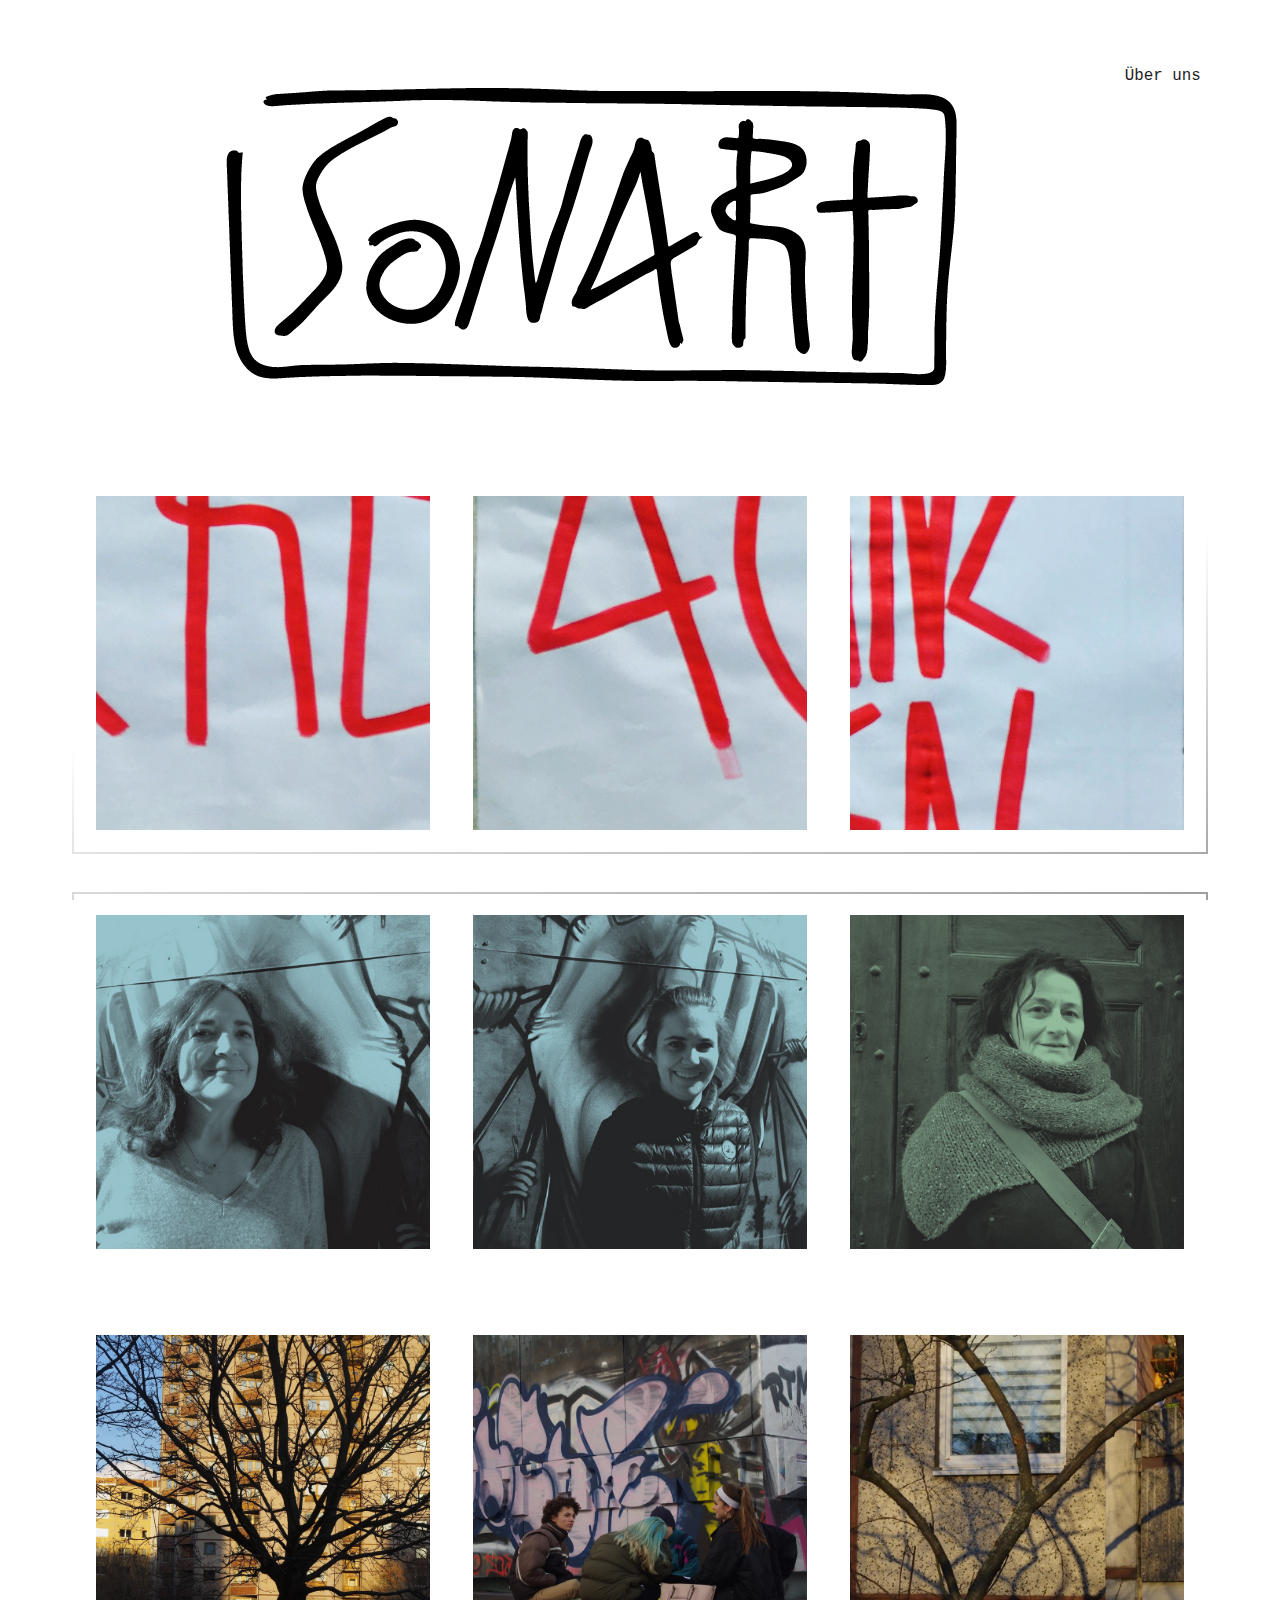
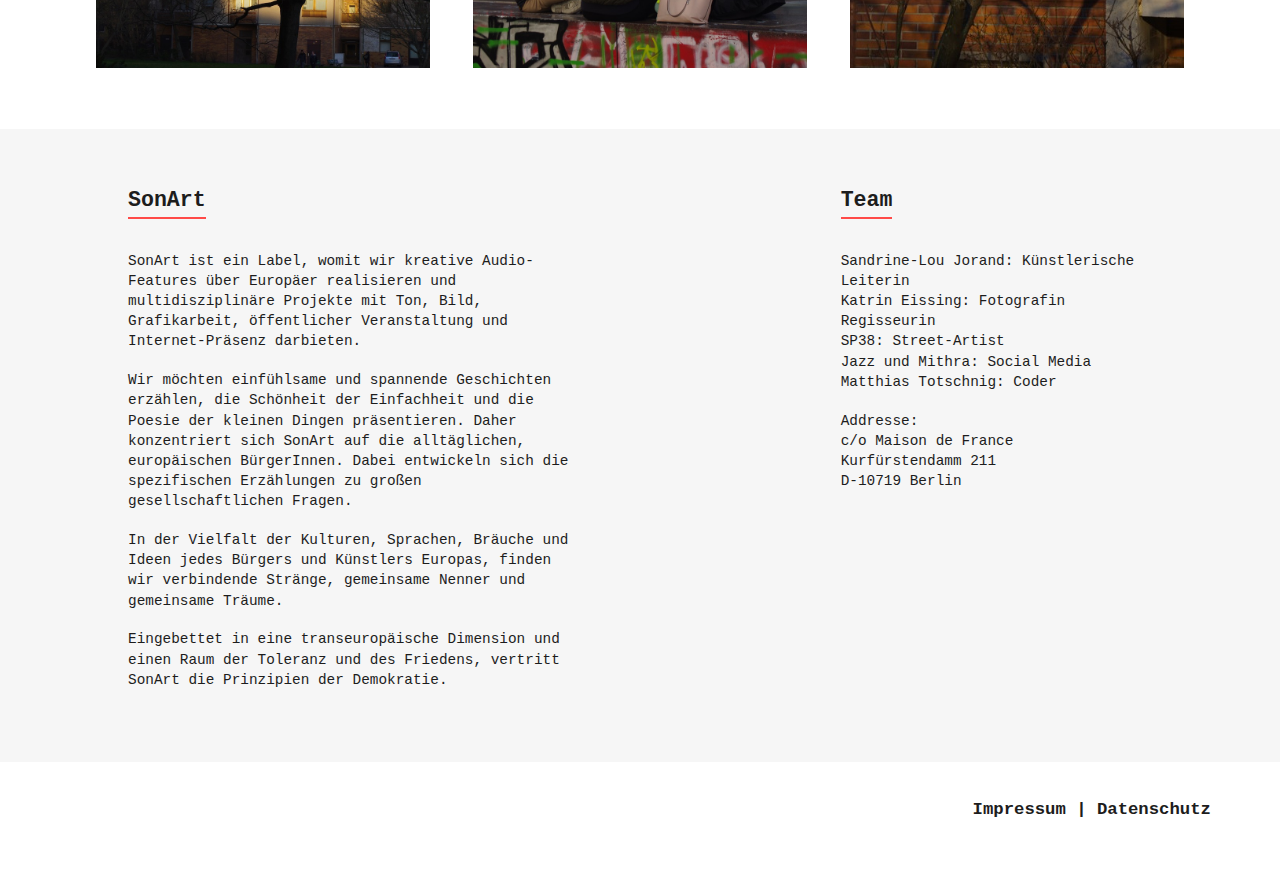
<file: de/index.html>
<!doctype html>
<html lang="de">
<head>
    <meta charset="UTF-8">
    <link rel="stylesheet" type="text/css" href="/style.css">
    <link rel="icon" type="image/x-icon" href="/img/sonart.min.png">
    <meta name="viewport" content="width=device-width, initial-scale=1, viewport-fit=cover">
    <title>SonArt</title>
</head>
<body>
<header>
    <nav class="lang">
        <!--    <a href="/de/" class="current">DE</a>-->
        <!--    <a href="/en/">EN</a>-->
    </nav>
    <img src="/img/sonart-long.png" width="819" alt="Sonart Logo">
    <nav class="sections">
        <a href="#about">Über uns</a>
    </nav>
</header>

<article>
    <a href="Die_Hanz_und_die_Franzacken.html" overlay="Die Hanz und die Franzacken" class="overlay-title">
        <img src="/img/fg/fgsonart01.jpeg" alt="Die Hanz und die Franzacken R">
        <img src="/img/fg/fgsonart02.jpeg" alt="Die Hanz und die Franzacken AC">
        <img src="/img/fg/fgsonart03.jpeg" alt="Die Hanz und die Franzacken ANZ">
    </a>
</article>

<article>
    <a href="die_passage.html" overlay="Die Passage" class="overlay-title">
        <img src="/img/photo/die_passage/protagonistinnen/isabelle_hart.jpg" alt="Isabelle Hart">
        <img src="/img/photo/die_passage/protagonistinnen/pauline_rey.jpg" alt="Pauline Rey">
        <img src="/img/photo/die_passage/protagonistinnen/elena_pozzallo.jpg" alt="Elena Pozzallo">
    </a>
</article>

<article>
    <a href="thaelmannpark.html" overlay="Ernst-Thälmann Park" class="overlay-title">
        <img src="/img/photo/park/Hochhaus_im_Abendlicht.jpeg" alt="Hochhaus im Abendlicht">
        <img src="/img/photo/park/Jugendliche_am_Denkmal.jpeg" alt="Jugendliche am Denkmal">
        <img src="/img/photo/park/Baum_am_Fenster.jpeg" alt="Baum am Fenster">
    </a>
</article>

<footer id="about">
    <div>
        <h2>SonArt</h2>
        <p>
            SonArt ist ein Label, womit wir kreative Audio-Features über Europäer
            realisieren und multidisziplinäre Projekte mit Ton, Bild, Grafikarbeit,
            öffentlicher Veranstaltung und Internet-Präsenz darbieten.
        </p>
        <p>
            Wir möchten einfühlsame und spannende Geschichten erzählen, die
            Schönheit der Einfachheit und die Poesie der kleinen Dingen
            präsentieren. Daher konzentriert sich SonArt auf die alltäglichen,
            europäischen BürgerInnen. Dabei entwickeln sich die spezifischen
            Erzählungen zu großen gesellschaftlichen Fragen.
        </p>
        <p>
            In der Vielfalt der Kulturen, Sprachen, Bräuche und Ideen jedes
            Bürgers und Künstlers Europas, finden wir verbindende Stränge,
            gemeinsame Nenner und gemeinsame Träume.
        </p>
        <p>
            Eingebettet in eine transeuropäische Dimension und einen Raum der
            Toleranz und des Friedens, vertritt SonArt die Prinzipien der
            Demokratie.
        </p>
    </div>

    <div>
        <h2>Team</h2>
        <p>
            Sandrine-Lou Jorand: Künstlerische Leiterin<br>
            Katrin Eissing: Fotografin Regisseurin<br>
            SP38: Street-Artist<br>
            Jazz und Mithra: Social Media<br>
            Matthias Totschnig: Coder
        </p>

        <p>Addresse:<br>
            c/o Maison de France<br>
            Kurfürstendamm 211<br>
            D-10719 Berlin<br>
           </p>
    </div>
</footer>

<div class="imprint"><a href="impressum.html">Impressum | Datenschutz</a></div>

</body>
</html>
</file>
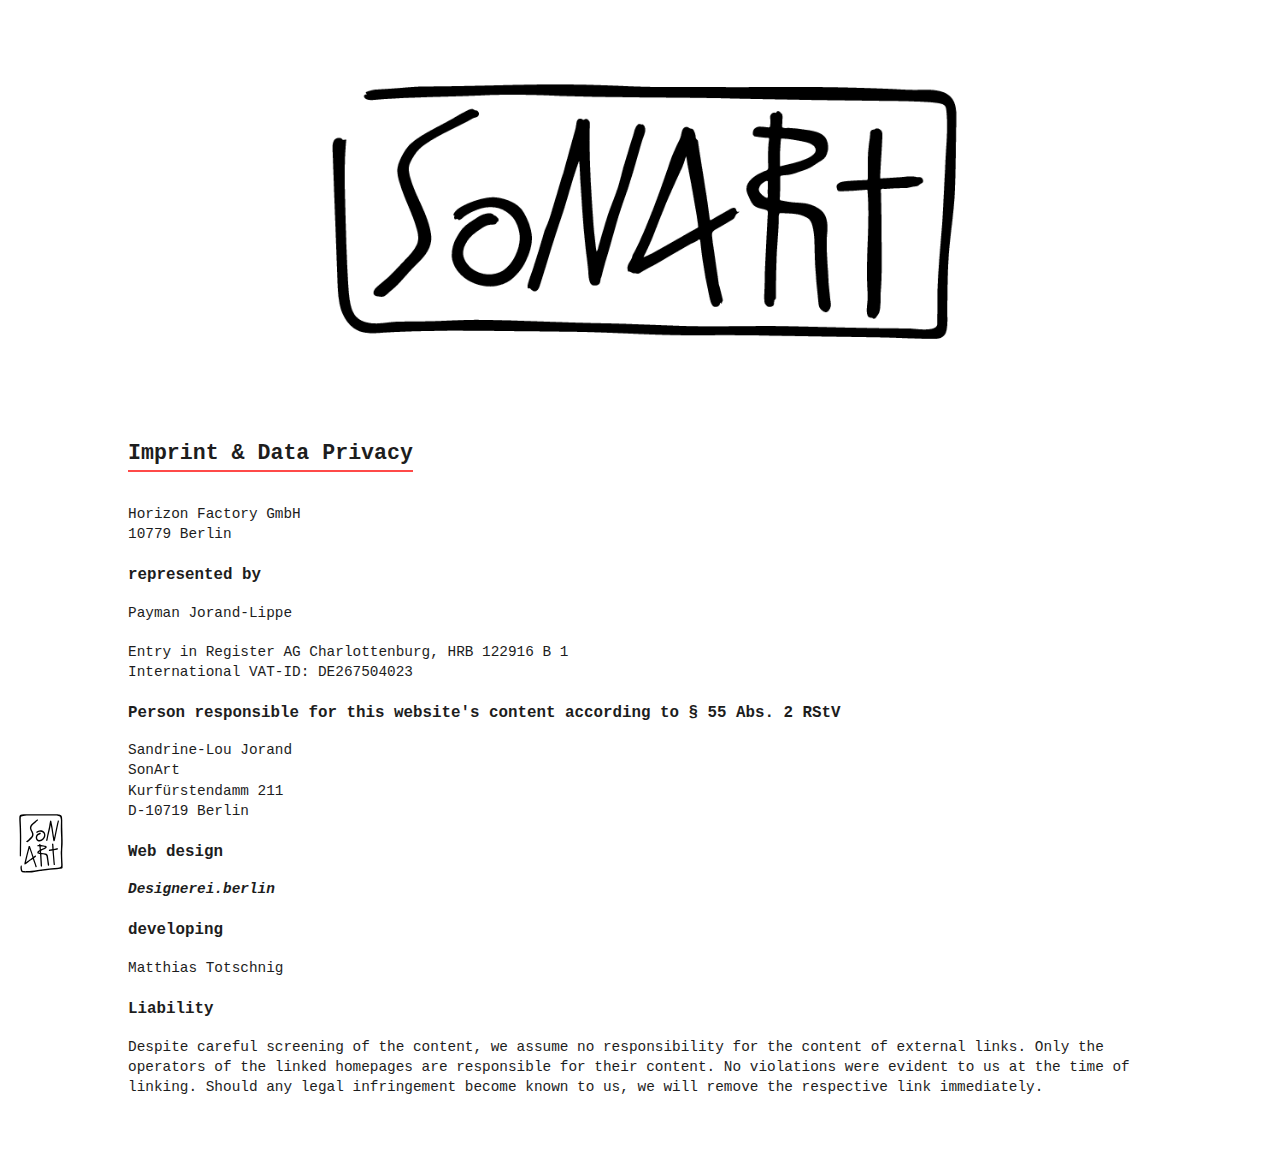
<file: de/impressum.html>
<!doctype html>
<html lang="de">
<head>
    <meta charset="UTF-8">
    <link rel="stylesheet" type="text/css" href="/style.css">
    <link rel="icon" type="image/x-icon" href="/img/sonart.min.png">
    <meta name="viewport" content="width=device-width, initial-scale=1, viewport-fit=cover">
    <title>SonArt - Imprint</title>
</head>
<body>
<header>
    <nav class="lang">
        <!--    <a href="/de/" class="current">DE</a>-->
        <!--    <a href="/en/">EN</a>-->
    </nav>
    <img src="/img/sonart-long.png" width="700" alt="Sonart Logo">
    <nav class="sections">
    </nav>
</header>

<aside class="fixed sonart">
    <a href="/de/">
        <img src="/img/sonart.svg" alt="sonart-Logo">
    </a>
</aside>

<main>
    <section class="legal" id="legal">
        <h2>Imprint & Data Privacy</h2>
        <p>
            Horizon Factory GmbH<br>
            10779 Berlin<br>
        </p>

        <h3>represented by</h3>
        <p>Payman Jorand-Lippe</p>

        <p>Entry in Register AG Charlottenburg, HRB 122916 B 1<br>
            International VAT-ID: DE267504023</p>

        <h3>Person responsible for this website's content according to § 55 Abs. 2 RStV</h3>
        <p>Sandrine-Lou Jorand<br>
            SonArt<br>
            Kurfürstendamm 211<br>
            D-10719 Berlin
        </p>

        <h3>Web design</h3>
        <p><a href="https://designerei.berlin" target="_blank">Designerei.berlin</a></p>

        <h3>developing</h3>
        <p>Matthias Totschnig</p>

        <h3>Liability</h3>
        <p>Despite careful screening of the content, we assume no responsibility for the content of external
            links.
            Only the operators of the linked homepages are responsible for their content.
            No violations were evident to us at the time of linking. Should any legal infringement become known
            to us, we will remove the respective link immediately.</p>
    </section>
</main>

</body>
</html>
</file>
<file: style.css>
:root {
  --text: #1D1D1D;
  --theme: #FF4A48;
  font-family: monospace;
  line-height: 1.4;
  color: var(--text);
  font-size: calc(8px + .5vw);
  scroll-behavior: smooth;
}

body { margin: 0; }

/* header ***************************************/

header {
  box-sizing: border-box;
  width: 100%;
  min-height: 70px;
  padding: 1em 4em;
  margin-top: 3em;
  background: white;
  display: flex;
  align-items: flex-start;
  justify-content: space-between;
  font-size: 1.1rem;
  z-index: 20;
}

header > nav {
  display: flex;
}

header > nav > * {
  padding: 2px 1em;
}

nav.lang > :not(:first-child) {
  border-left: 1px solid var(--text);
}

@media not all and (max-width: 750px) {
  header.sticky { position: sticky; top: 0 }
  header.sticky > nav { position: sticky; top: 2.7em }
}

/* typography ***********************************/

a {
  text-decoration: none;
  color: inherit;
}

a:hover {
  color: var(--theme);
}

main a {
  font-weight: bold;
  font-style: italic;
}

p {
  margin-bottom: 1.3em;
}

h1 { font-size: 1.9em; }
h2 { font-size: 1.5em; }
h3 { font-size: 1.1em; }
h1, h2, h3 { margin: 0; line-height: 1.6; }

h2 {
  display: inline-block;
  border-bottom: 2px solid var(--theme);
  margin-bottom: 1.5ex;
}

/* trick to adjust anchor positions */
@media not all and (max-width: 750px) {
  h2 {
    padding-top: 6ex;
    margin-top: -6ex;
  }
}

.theme h2 {
  border-bottom: 2px solid var(--text);
}

.theme {
  background-color: var(--theme);
  color: white;
}

/* navigation ***********************************/

.fixed {
  position: fixed;
  width: 3.2rem;
  left: 1.25rem;
}

.menu { top: 1.25rem; z-index: 120; }
.sonart { bottom: 20px; z-index: 120; }
.sonart.active { filter: invert(1); }

.fixed img, .fixed svg { width: 100%; }

.menu path {
  fill: none;
  stroke: #000000;
  stroke-width: 0.8;
  stroke-linecap: round;
  stroke-linejoin: round;
}

.sidebar {
  position: fixed;
  left: 0; top: 0; bottom: 0;
  width: 12em;
  padding: 2em;
  color: white;
  background-color: black;
  font-size: 1.4em;
  transform: translateX(-105%);
  transition: transform 0.15s ease-out;
  box-shadow: 10px 0 35px rgba(0,0,0,0.2);
  z-index: 110;
}

.sidebar.active { transform: initial; }

.sidebar-overlay {
  position: fixed;
  z-index: 100;
  top: 0; bottom: 0; left: 0; right: 0;
  background-color: #444444;
  opacity: 0;
  transition: opacity 0.15s ease-out;
  pointer-events: none;
}

.sidebar.active + .sidebar-overlay {
  opacity: 0.1;
  pointer-events: initial;
}

.sidebar > ul {
  list-style-type: none;
  padding-left: 0;
}

.sidebar > ul > li {
  margin-bottom: 20px;
  font-weight: 500;
}

.sidebar > ul ul {
  list-style-type: "— ";
  margin-top: 0.4ex;
  font-weight: normal
}

@media (max-width: 750px) {
  aside, nav { display: none; }
}

/* listing **************************************/

article {
  position: relative;
  margin: 5ex 5em;
  background-image: linear-gradient(0.47turn, #999, white, white, #999);
  background-attachment: fixed;
  padding: 2px;
}

article > a {
  background-color: white;
  display: flex;
  justify-content: space-between;
}

article > a > img {
  display: inline-block;
  padding: 1.5em;
  box-sizing: border-box;
  transition: filter 0.4s ease;
  flex-grow: 1;
  width: 0;
}

@media (max-width: 750px) {
  article > a > img { padding: .5em }
  article > a > img:nth-of-type(n+3) { display: none }
}

/* overlays *************************************/

[overlay]::before {
  content: attr(overlay);
  position: absolute;
  top: 0; right: 0; bottom: 0; left: 0;
  font-size: 1.4rem;
  color: #fff;
  padding: 4.5ex 3em;
  font-style: italic;
  opacity: 0;
  transition: opacity 0.4s ease;
  z-index: 10;
  background-color: rgba(0,0,0,.6);
  pointer-events: none;
}

[overlay]:hover::before {
  opacity: 1;
}

[overlay].overlay-title::before {
  font-size: 1.8rem;
}

/* overview *************************************/

main > img {
  width: 100%;
}

#overview {
  display: flex;
  align-items: start;
}

@media not all and (max-width: 750px) {
  #overview {
    margin-top: -125px;
  }
  #overview > div {
    width: 50%;
    padding: 5%;
    box-sizing: border-box;
  }
  #overview > div:first-of-type { margin-left: 5%; }
  .abstract { margin-top: -15%; }
}

dt { margin-bottom: 4px }
dd { margin-bottom: 18px }

.dark { color: var(--text) }
.abstract > :last-child {
  margin-top: 2em;
  margin-bottom: 0;
}

/* row lists ************************************/

.row {
  display: flex;
  list-style-type: none;
  padding: 0;
}

.row > * {
  flex: 1 0;
  margin: 20px;
}

.row img, .partner img {
  max-width: 100%;
  display: block;
  margin: 0 auto;
}

/* feature, credits, partners *******************/

main > section:not(#overview), footer {
  padding: 7ex 10%;
}

@media not all and (max-width: 750px) {
  .two-column {
    column-count: 2; /* farewell, nested divs! */
    column-gap: 5%;
  }
}

audio {
  width: 100%;
  margin: 10px 0;
}

img[alt="Auswärtiges Amt"] {
  height: calc(100px + 10vh);
}

img[alt="Deutsch-Tschechischer Zukunftsfonds"] {
  height: calc(100px + 10vh);
}

.partner > .row {
  align-items: center;
  justify-content: space-around;
}
.partner > .rowLeft {
  align-items: center;
  justify-content: space-around;
}

/* gallery **************************************/

.gallery {
  display: grid;
  list-style-type: none;
  padding: 0;
  /* grid-template-columns: repeat(auto-fill, minmax(400px, 1fr)); */
}

.gallery:not(.lift) > li {
  position: relative;
}

.gallery > li > img {
  width: 100%;
  height: 100%;
  display: block;
  object-fit: cover;
  transition: transform .1s ease;
}

@media not all and (max-width: 750px) {
  .gallery {
    grid-template-columns: 1fr 1fr 1fr;
  }

  .gallery > li > div {
    padding: 2em;
    box-sizing: border-box;
  }

  .gallery.lift > li > img:hover {
    transform: scale(1.1);
    box-shadow: 0 10px 30px rgba(0,0,0,0.3);
  }

  .gallery:not([style]) > aside { display: none }
  .gallery > aside > * {
    position: fixed;
    z-index: 220;
    width: 40px;
    height: 40px;
    color: white;
    --d: 3em;
    transition: transform 0.1s ease;
  }
  .gallery > aside > .x { top: var(--d); right: var(--d) }
  .gallery > aside > .arrow-l { top: 50%; left: var(--d) }
  .gallery > aside > .arrow-r { top: 50%; right: var(--d) }
  .gallery[data-index="0"]      > aside > .arrow-l,
  .gallery[data-rev-index="-1"] > aside > .arrow-r { transform: scale(0) }
  .gallery > aside > *:hover { transform: scale(1.3) }
  .gallery > aside > *:active { transform: scale(0.9) }

  .gallery[style]::before {
    content: '';
    position: fixed;
    z-index: 210;
    top: 3em; bottom: 3em; left: 5em; right: 5em;
    background: var(--selected) center/contain no-repeat;
  }

  .gallery[style]::after {
    content: '';
    position: fixed;
    z-index: 200;
    top: 0; bottom: 0; left: 0; right: 0;
    background-color: rgba(20,20,20,0.9);
  }
}

@media (max-width: 750px) {
  .gallery {
    row-gap: 1em;
  }
}

/* footer ***************************************/

footer  {
  display: flex;
  background-color: #F6F6F6;
}

footer > div {
  box-sizing: border-box;
}

@media not all and (max-width: 750px) {
  footer > div:first-child {
    width: 66%;
    margin-right: 25%;
  }

  footer > div:last-child {
    width: 45%;
  }
}

/* imprint **************************************/

.imprint {
  text-align: right;
  font-weight: bold;
  font-size: 1.2rem;
  padding: 4ex 4em;
}

/* single-column layout ***************************/

@media (max-width: 750px) {
  header, footer, #overview, .row {
    flex-wrap: wrap;
  }
  footer > div, #overview > div, .row > * {
    width: 100% !important;
    flex: initial;
  }

  header > img  {
    order: 1;
    width: 100%;
    margin-top: 30px;
  }
  #overview > div {
    padding: 10%;
  }
}
</file>
